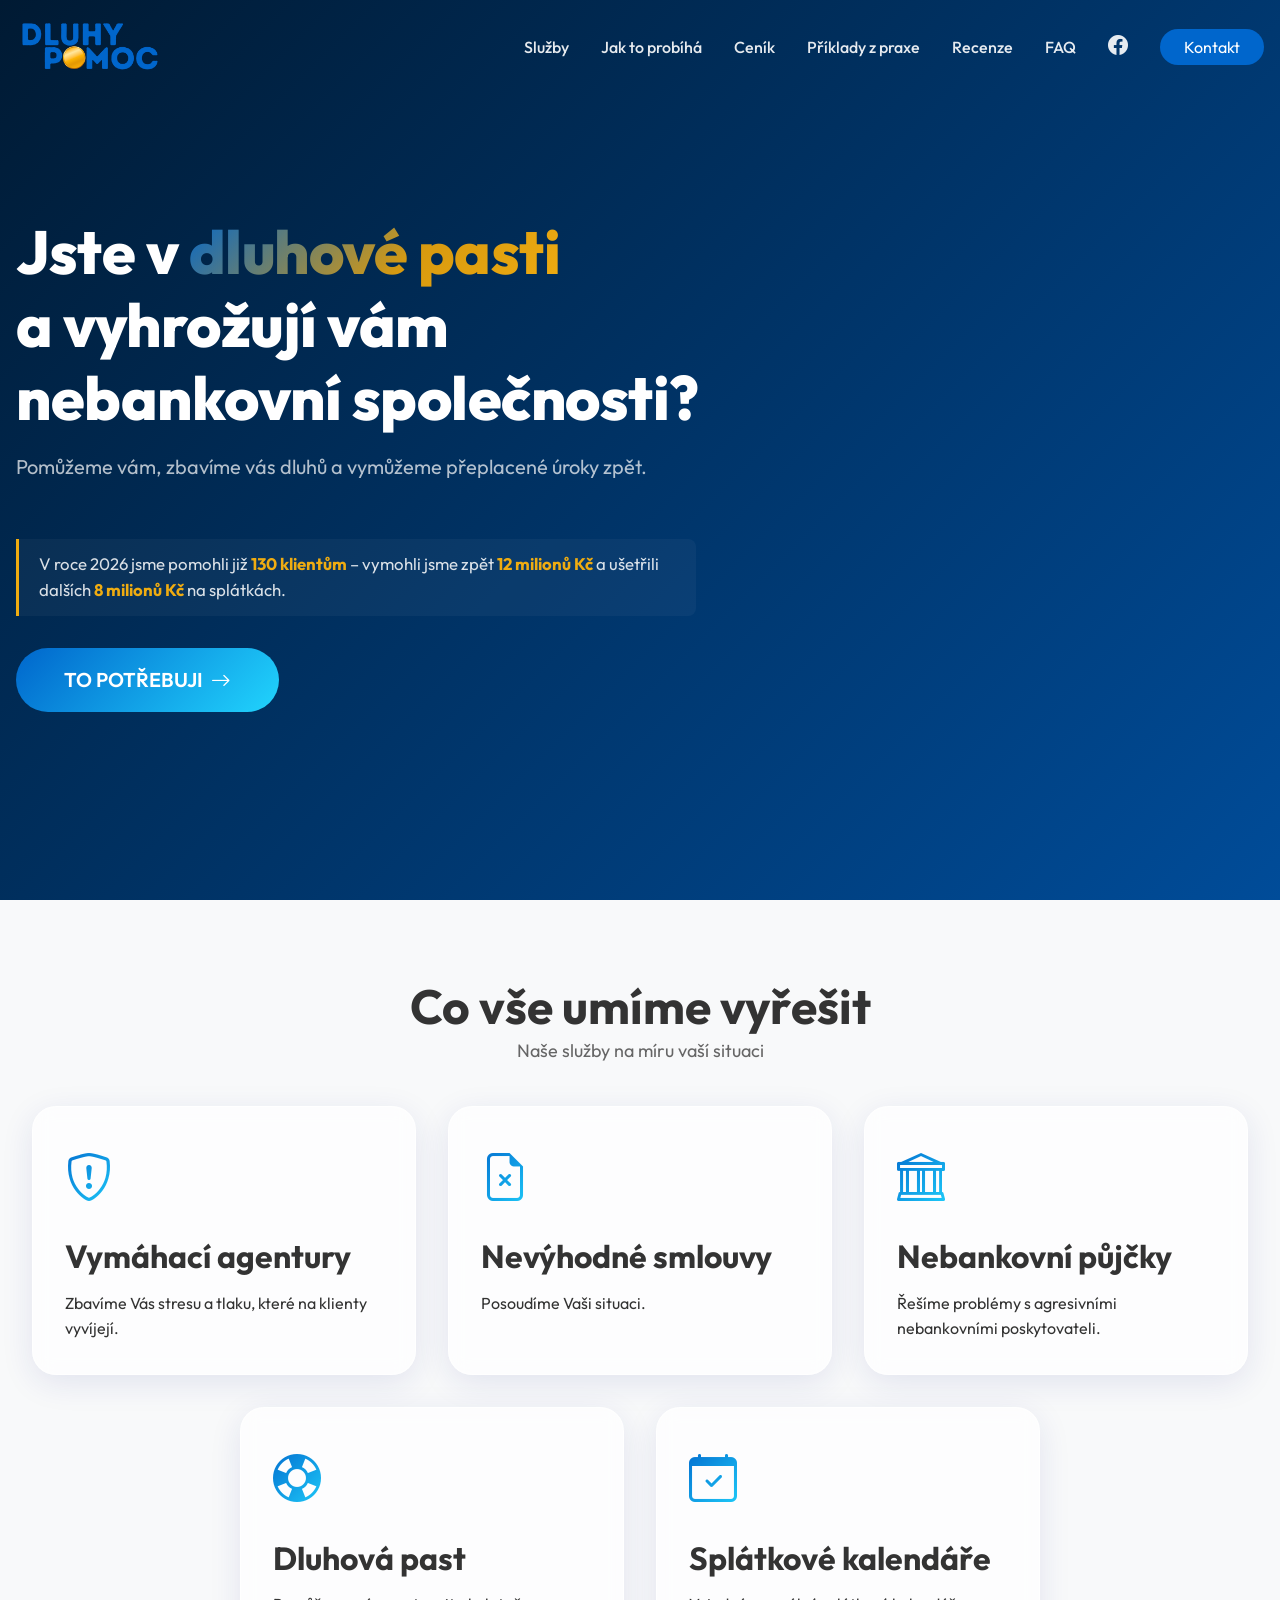
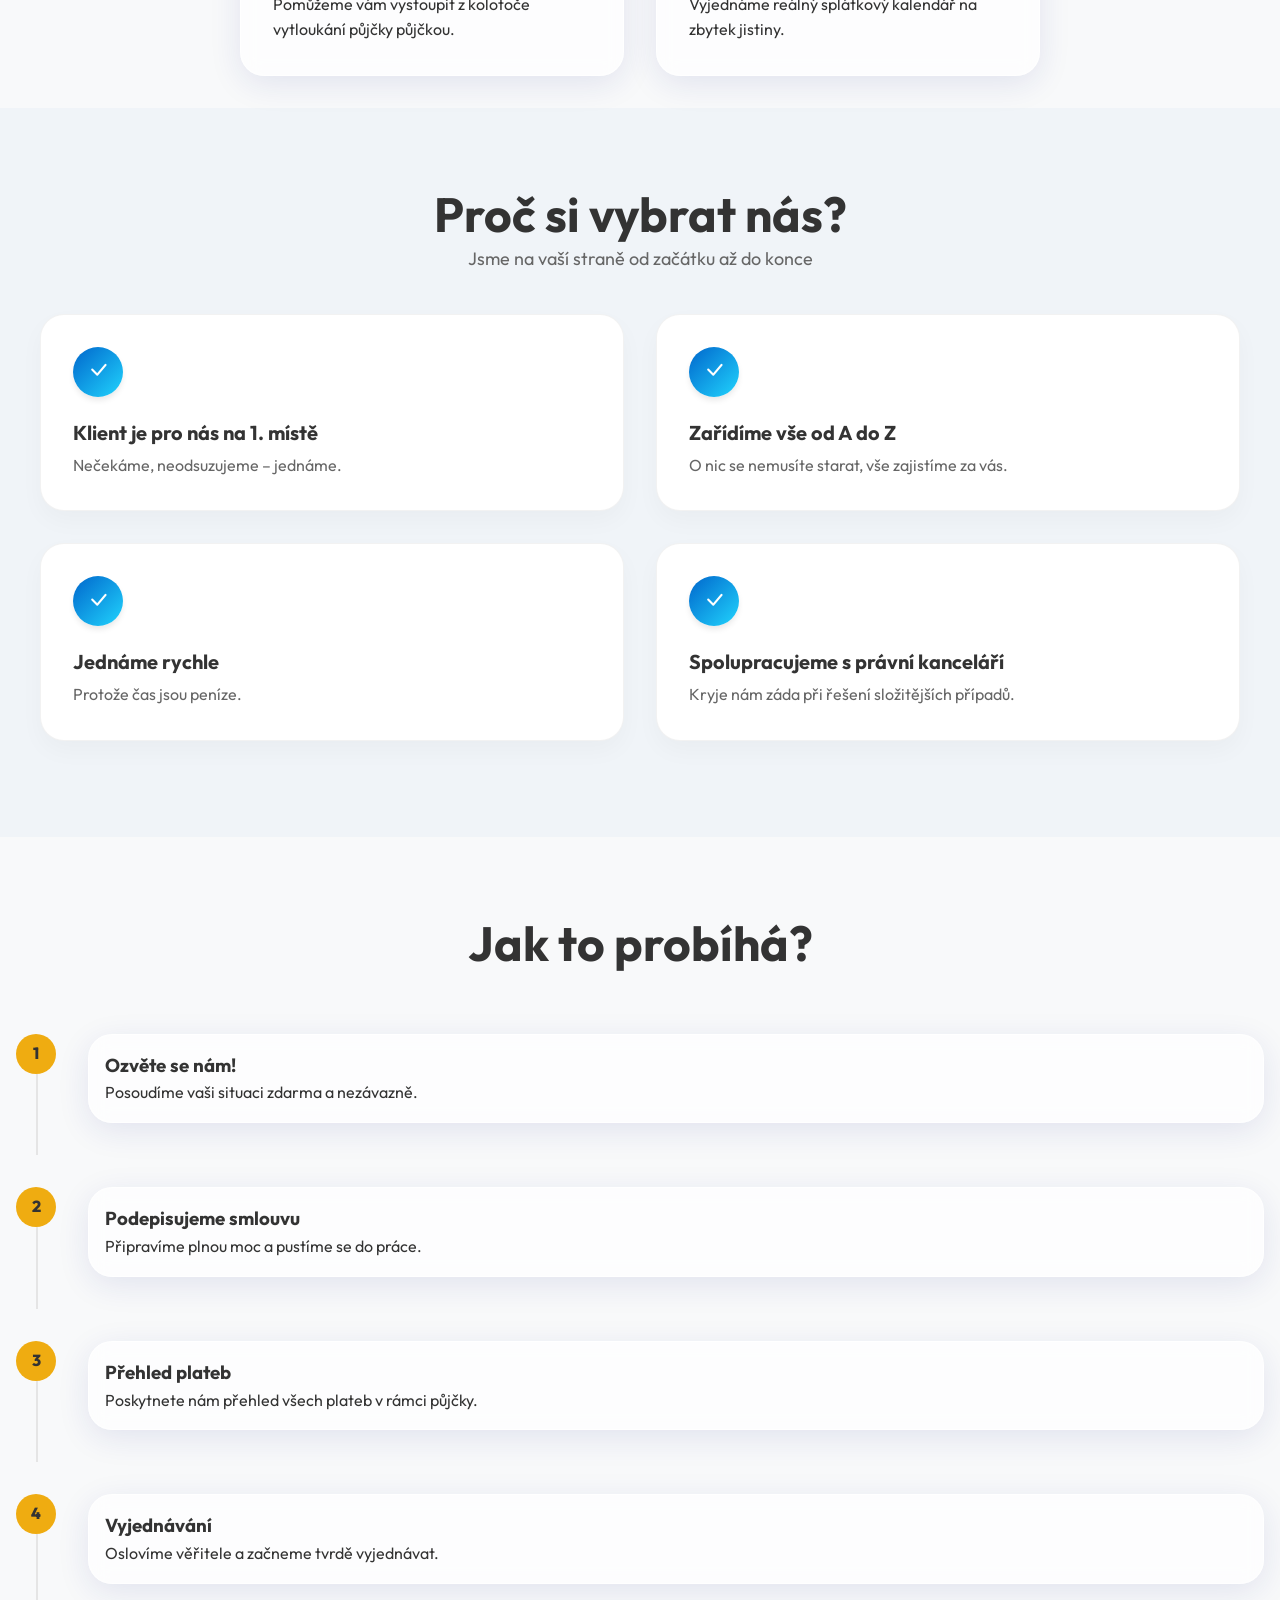
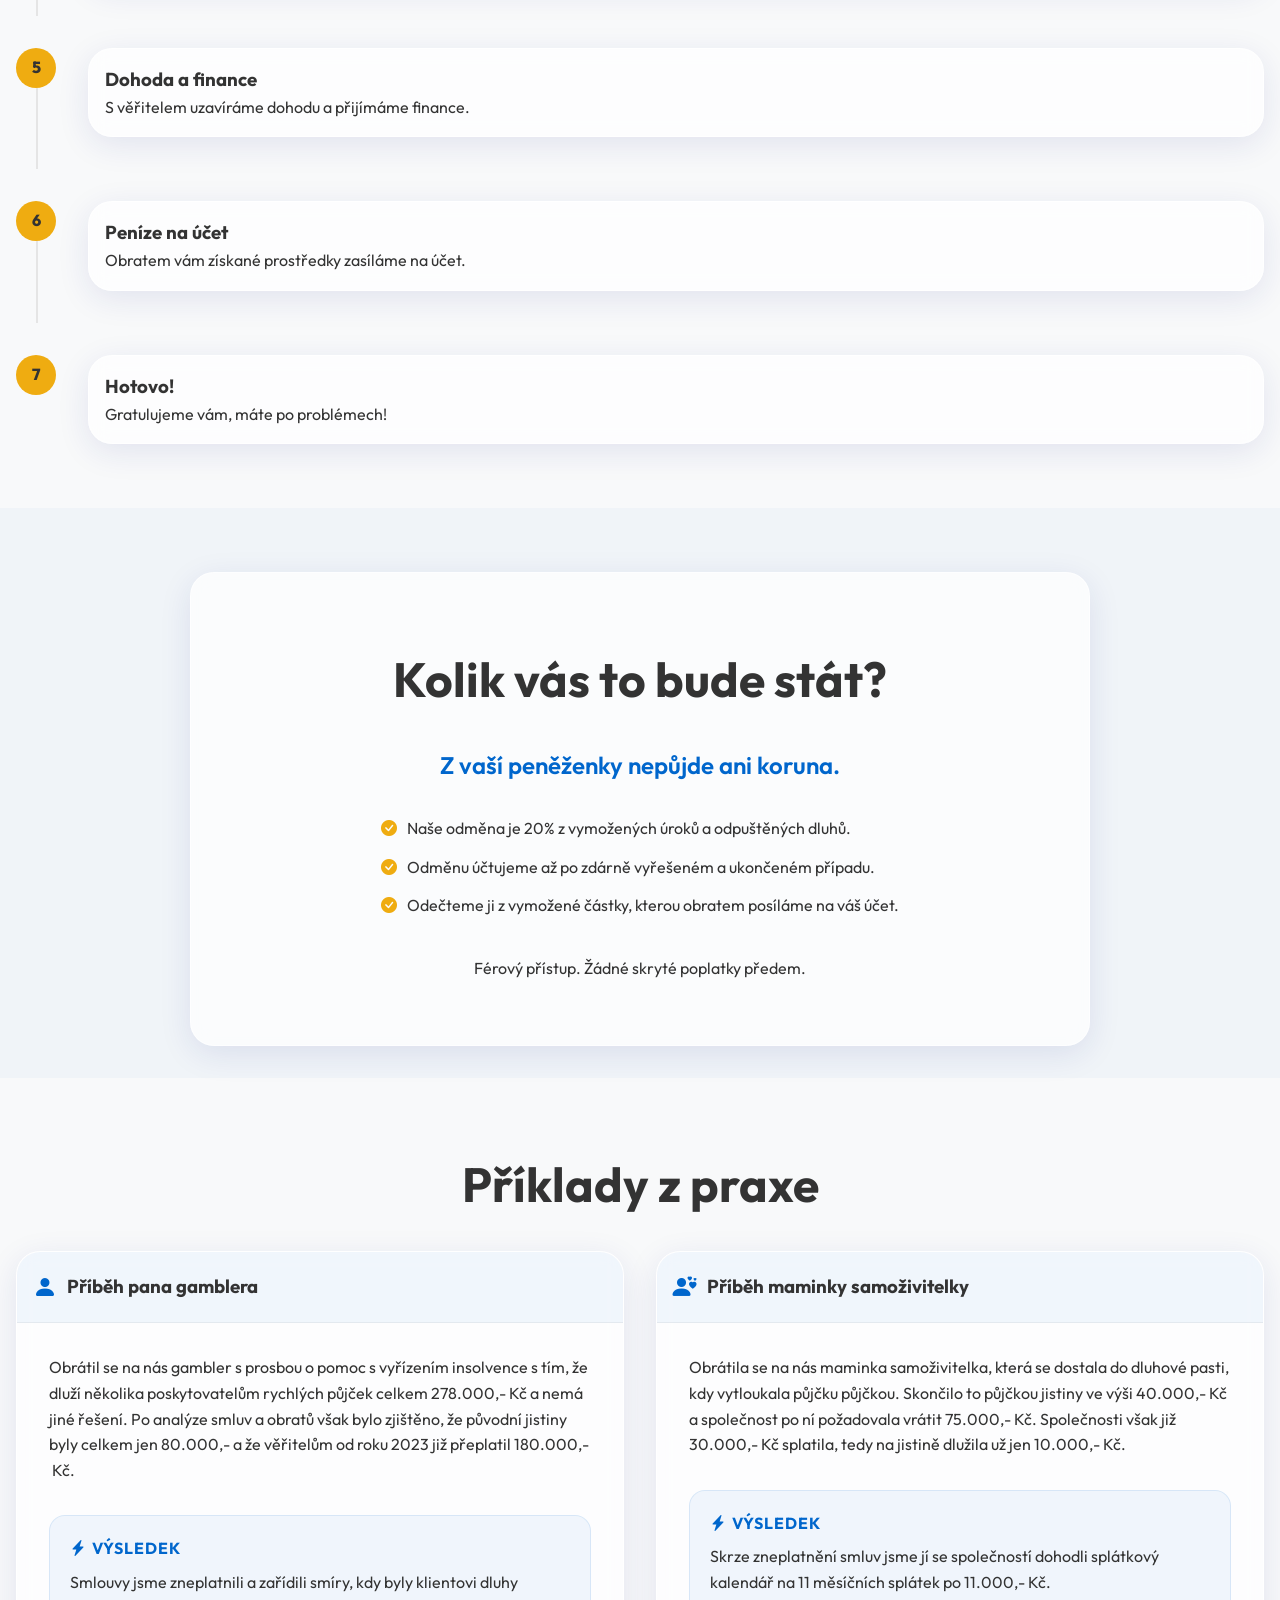
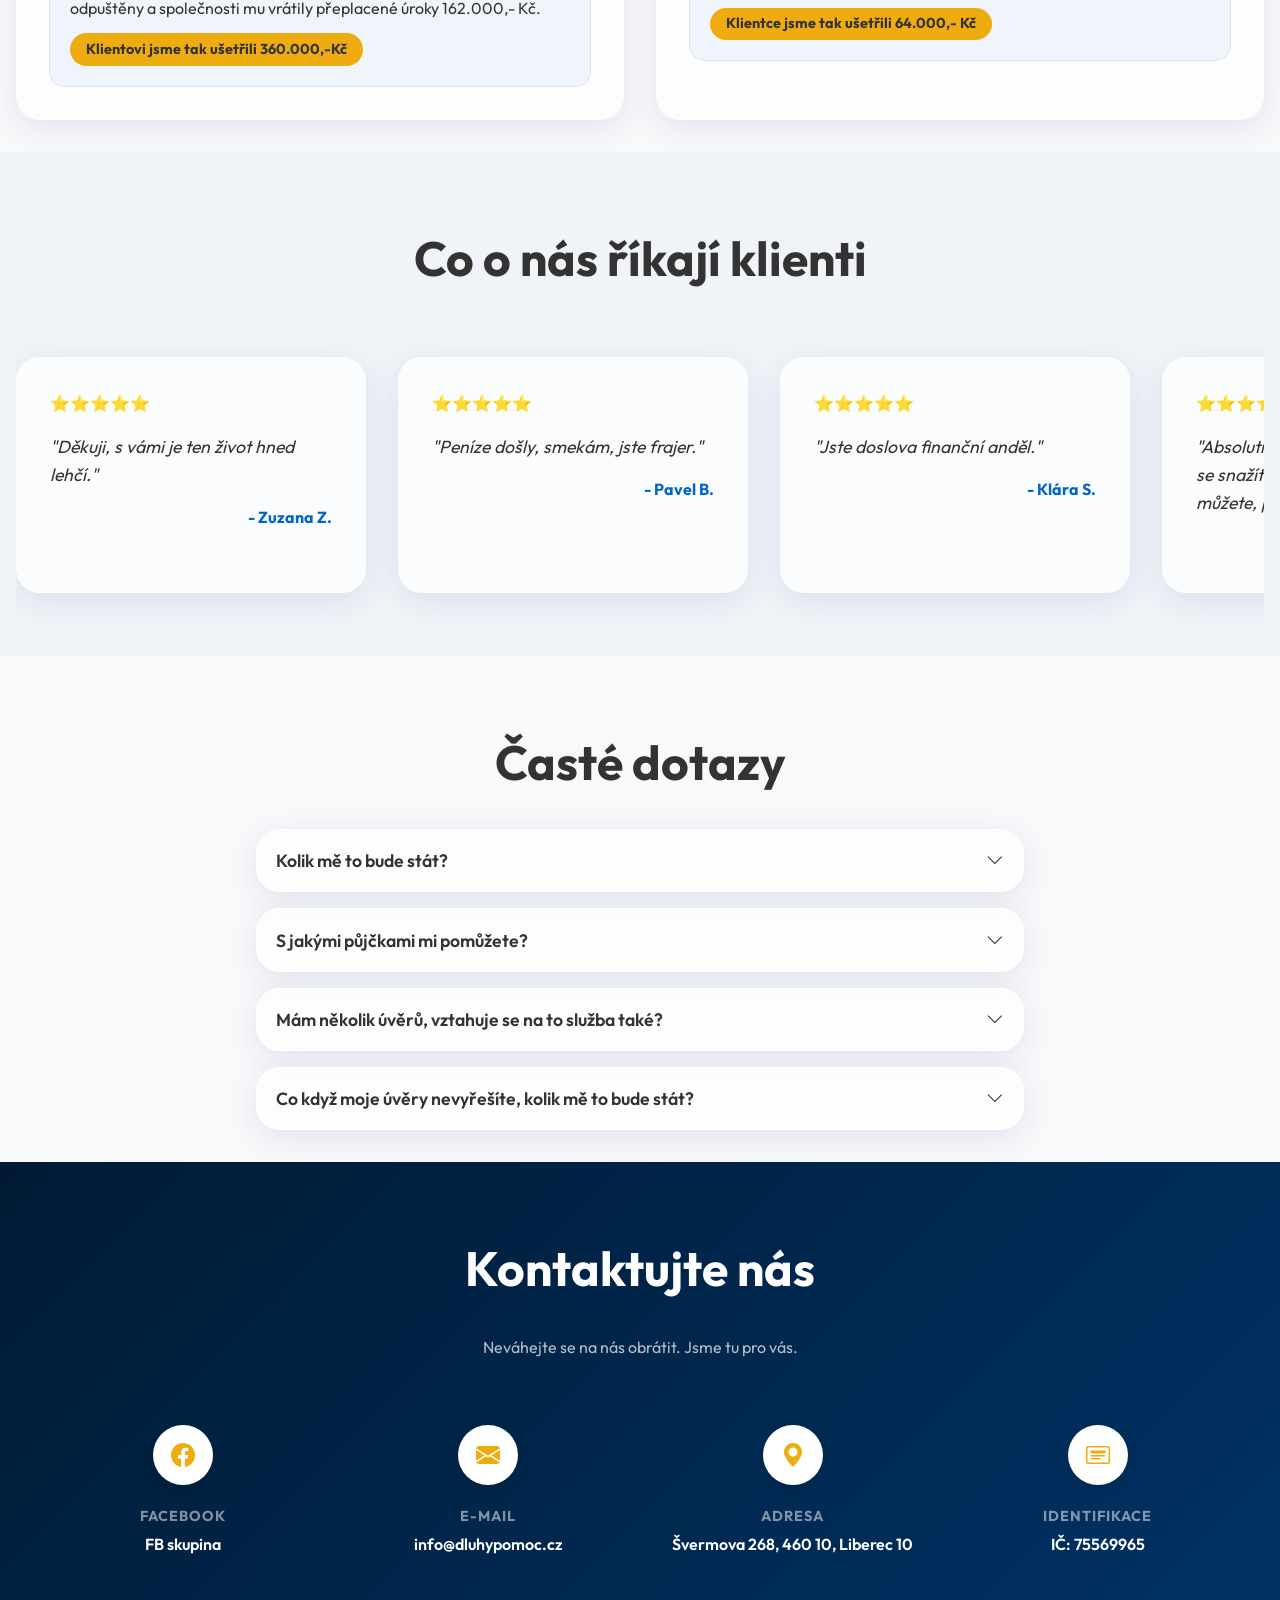
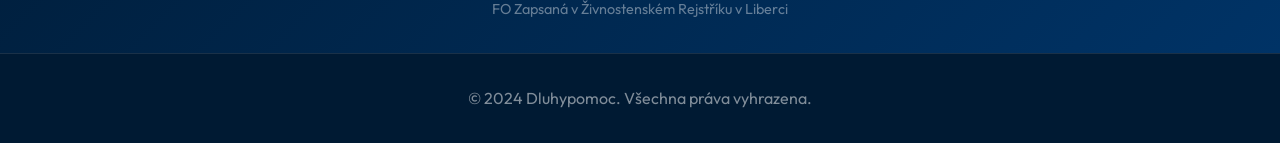
<file: index.html>
<!DOCTYPE html>
<html lang="cs">

<head>
    <meta charset="UTF-8">
    <meta name="viewport" content="width=device-width, initial-scale=1.0">
    <title>Dluhypomoc - Oddlužení, insolvence a pomoc s dluhy</title>
    <meta name="description"
        content="Jste v dluhové pasti? Pomůžeme vám, zbavíme vás dluhů a vymůžeme přeplacené úroky zpět. Profesionální oddlužení a finanční poradenství.">
    <link rel="canonical" href="https://dluhypomoc.cz/">

    <!-- SEO & Open Graph -->
    <meta property="og:type" content="website">
    <meta property="og:url" content="https://dluhypomoc.cz/">
    <meta property="og:title" content="Dluhypomoc.cz - Pomůžeme vám z dluhové pasti">
    <meta property="og:description"
        content="Zbavíme vás dluhů u nebankovních společností a vymůžeme přeplacené úroky zpět. Diskrétní a ověřené řešení.">
    <meta property="og:image" content="https://dluhypomoc.cz/og-preview.png">

    <!-- Fonts -->
    <link rel="preconnect" href="https://fonts.googleapis.com">
    <link rel="preconnect" href="https://fonts.gstatic.com" crossorigin>
    <link href="https://fonts.googleapis.com/css2?family=Outfit:wght@400;500;600;700&display=swap" rel="stylesheet">

    <!-- Icons & Assets -->
    <link rel="stylesheet" href="https://cdn.jsdelivr.net/npm/bootstrap-icons@1.11.1/font/bootstrap-icons.css">
    <link rel="stylesheet" href="style.css?v=3">

    <!-- Favicon & Mobile Icons -->
    <link rel="icon" type="image/png" href="Favicon.png">
    <link rel="apple-touch-icon" href="Favicon.png">
</head>

<body>

    <!-- Header -->
    <header class="header">
        <div class="container header__container">
            <a href="#" class="logo">
                <img src="Logo_new.png" alt="Dluhypomoc Logo" width="150" height="auto">
            </a>
            <nav class="nav">
                <ul class="nav__list">
                    <li><a href="#sluzby" class="nav__link">Služby</a></li>
                    <li><a href="#jak-to-probiha" class="nav__link">Jak to probíhá</a></li>
                    <li><a href="#cenik" class="nav__link">Ceník</a></li>
                    <li><a href="#priklady" class="nav__link">Příklady z praxe</a></li>
                    <li><a href="#recenze" class="nav__link">Recenze</a></li>
                    <li><a href="#faq" class="nav__link">FAQ</a></li>
                    <li><a href="https://www.facebook.com/groups/646985588502008" class="nav__link nav__link--fb" target="_blank" rel="noopener noreferrer" aria-label="Facebook skupina" title="Facebook skupina"><i class="bi bi-facebook"></i></a></li>
                    <li><a href="#kontakt" class="nav__cta">Kontakt</a></li>
                </ul>
            </nav>
            <button class="hamburger" aria-label="Menu">
                <span></span>
                <span></span>
                <span></span>
            </button>
        </div>
    </header>

    <!-- Mobile Menu Overlay -->
    <div class="mobile-menu">
        <nav class="mobile-menu__nav">
            <a href="#sluzby" class="mobile-menu__link">Služby</a>
            <a href="#jak-to-probiha" class="mobile-menu__link">Jak to probíhá</a>
            <a href="#cenik" class="mobile-menu__link">Ceník</a>
            <a href="#priklady" class="mobile-menu__link">Příklady z praxe</a>
            <a href="#recenze" class="mobile-menu__link">Recenze</a>
            <a href="#faq" class="mobile-menu__link">FAQ</a>
            <a href="https://www.facebook.com/groups/646985588502008" class="mobile-menu__link mobile-menu__link--fb" target="_blank" rel="noopener noreferrer" aria-label="Facebook skupina" title="Facebook skupina"><i class="bi bi-facebook"></i></a>
            <a href="#kontakt" class="mobile-menu__link">Kontakt</a>
        </nav>
    </div>

    <main>
        <!-- Hero Section -->
        <section class="hero" id="hero">
            <div class="container hero__container">
                <div class="hero__content">
                    <h1 class="hero__title">
                        Jste v <span class="highlight">dluhové pasti</span> <br>a&nbsp;vyhrožují vám<br>nebankovní společnosti?
                    </h1>
                    <p class="hero__text">
                        Pomůžeme vám, zbavíme vás dluhů a vymůžeme přeplacené úroky zpět.
                    </p>
                    <p class="hero__stats-text">V roce 2026 jsme pomohli již <strong>130 klientům</strong> – vymohli jsme zpět <strong>12 milionů Kč</strong> a ušetřili dalších <strong>8 milionů Kč</strong> na splátkách.</p>
                    <a href="#kontakt" class="btn btn--primary btn--large">TO POTŘEBUJI <i
                            class="bi bi-arrow-right"></i></a>
                </div>

            </div>
        </section>

        <!-- Services Section -->
        <section class="section services" id="sluzby">
            <div class="container">
                <div class="section-header text-center">
                    <h2 class="section-title">Co vše umíme vyřešit</h2>
                    <p class="section-subtitle">Naše služby na míru vaší situaci</p>
                </div>

                <div class="grid grid--3">
                    <div class="card service-card glass">
                        <div class="service-card__icon"><i class="bi bi-shield-exclamation"></i></div>
                        <h3 class="service-card__title">Vymáhací agentury</h3>
                        <p>Zbavíme Vás stresu a tlaku, které na klienty vyvíjejí.</p>
                    </div>
                    <div class="card service-card glass">
                        <div class="service-card__icon"><i class="bi bi-file-earmark-x"></i></div>
                        <h3 class="service-card__title">Nevýhodné smlouvy</h3>
                        <p>Posoudíme Vaši situaci.</p>
                    </div>
                    <div class="card service-card glass">
                        <div class="service-card__icon"><i class="bi bi-bank"></i></div>
                        <h3 class="service-card__title">Nebankovní půjčky</h3>
                        <p>Řešíme problémy s agresivními nebankovními poskytovateli.</p>
                    </div>
                    <div class="card service-card glass">
                        <div class="service-card__icon"><i class="bi bi-life-preserver"></i></div>
                        <h3 class="service-card__title">Dluhová past</h3>
                        <p>Pomůžeme vám vystoupit z kolotoče vytloukání půjčky půjčkou.</p>
                    </div>
                    <div class="card service-card glass">
                        <div class="service-card__icon"><i class="bi bi-calendar-check"></i></div>
                        <h3 class="service-card__title">Splátkové kalendáře</h3>
                        <p>Vyjednáme reálný splátkový kalendář na zbytek jistiny.</p>
                    </div>
                </div>
            </div>
        </section>

        <!-- Features Section -->
        <section class="section features bg-light" id="proc-my">
            <div class="container">
                <div class="section-header text-center">
                    <h2 class="section-title">Proč si vybrat nás?</h2>
                    <p class="section-subtitle">Jsme na vaší straně od začátku až do konce</p>
                </div>

                <div class="features-grid">
                    <div class="feature-item">
                        <div class="feature-number"><i class="bi bi-check-lg"></i></div>
                        <div>
                            <h4>Klient je pro nás na 1. místě</h4>
                            <p>Nečekáme, neodsuzujeme – jednáme.</p>
                        </div>
                    </div>
                    <div class="feature-item">
                        <div class="feature-number"><i class="bi bi-check-lg"></i></div>
                        <div>
                            <h4>Zařídíme vše od A do Z</h4>
                            <p>O nic se nemusíte starat, vše zajistíme za vás.</p>
                        </div>
                    </div>
                    <div class="feature-item">
                        <div class="feature-number"><i class="bi bi-check-lg"></i></div>
                        <div>
                            <h4>Jednáme rychle</h4>
                            <p>Protože čas jsou peníze.</p>
                        </div>
                    </div>
                    <div class="feature-item">
                        <div class="feature-number"><i class="bi bi-check-lg"></i></div>
                        <div>
                            <h4>Spolupracujeme s právní kanceláří</h4>
                            <p>Kryje nám záda při řešení složitějších případů.</p>
                        </div>
                    </div>
                </div>
            </div>
        </section>

        <!-- Process Section -->
        <section class="section process" id="jak-to-probiha">
            <div class="container">
                <div class="section-header text-center">
                    <h2 class="section-title mb-5">Jak to probíhá?</h2>
                </div>

                <div class="process-steps">
                    <!-- Step 1 -->
                    <div class="step">
                        <div class="step__marker">1</div>
                        <div class="step__content glass">
                            <h3>Ozvěte se nám!</h3>
                            <p>Posoudíme vaši situaci zdarma a nezávazně.</p>
                        </div>
                    </div>
                    <!-- Step 2 -->
                    <div class="step">
                        <div class="step__marker">2</div>
                        <div class="step__content glass">
                            <h3>Podepisujeme smlouvu</h3>
                            <p>Připravíme plnou moc a pustíme se do práce.</p>
                        </div>
                    </div>
                    <!-- Step 3 -->
                    <div class="step">
                        <div class="step__marker">3</div>
                        <div class="step__content glass">
                            <h3>Přehled plateb</h3>
                            <p>Poskytnete nám přehled všech plateb v rámci půjčky.</p>
                        </div>
                    </div>
                    <!-- Step 4 -->
                    <div class="step">
                        <div class="step__marker">4</div>
                        <div class="step__content glass">
                            <h3>Vyjednávání</h3>
                            <p>Oslovíme věřitele a začneme tvrdě vyjednávat.</p>
                        </div>
                    </div>
                    <!-- Step 5 -->
                    <div class="step">
                        <div class="step__marker">5</div>
                        <div class="step__content glass">
                            <h3>Dohoda a finance</h3>
                            <p>S věřitelem uzavíráme dohodu a přijímáme finance.</p>
                        </div>
                    </div>
                    <!-- Step 6 -->
                    <div class="step">
                        <div class="step__marker">6</div>
                        <div class="step__content glass">
                            <h3>Peníze na účet</h3>
                            <p>Obratem vám získané prostředky zasíláme na účet.</p>
                        </div>
                    </div>
                    <!-- Step 7 -->
                    <div class="step">
                        <div class="step__marker">7</div>
                        <div class="step__content glass">
                            <h3>Hotovo!</h3>
                            <p>Gratulujeme vám, máte po problémech!</p>
                        </div>
                    </div>
                </div>
            </div>
        </section>

        <!-- Pricing Section -->
        <section class="section pricing bg-light" id="cenik">
            <div class="container">
                <div class="pricing-card glass mx-auto">
                    <h2 class="section-title text-center mb-5">Kolik vás to bude stát?</h2>
                    <div class="pricing-content text-center">
                        <p class="pricing-highlight">Z vaší peněženky nepůjde ani koruna.</p>
                        <ul class="pricing-list">
                            <li><i class="bi bi-check-circle-fill"></i> Naše odměna je 20% z vymožených úroků a
                                odpuštěných dluhů.</li>
                            <li><i class="bi bi-check-circle-fill"></i> Odměnu účtujeme až po zdárně vyřešeném a
                                ukončeném případu.</li>
                            <li><i class="bi bi-check-circle-fill"></i> Odečteme ji z vymožené částky, kterou obratem
                                posíláme na váš účet.</li>
                        </ul>
                        <p class="mt-4 text-muted">Férový přístup. Žádné skryté poplatky předem.</p>
                    </div>
                </div>
            </div>
        </section>

        <!-- Examples Section -->
        <section class="section examples" id="priklady">
            <div class="container">
                <h2 class="section-title text-center mb-5">Příklady z praxe</h2>

                <div class="grid grid--2">
                    <!-- Case Study 1 -->
                    <div class="card case-card glass">
                        <div class="case-card__header">
                            <i class="bi bi-person-fill"></i>
                            <h3>Příběh pana gamblera</h3>
                        </div>
                        <div class="case-card__body">
                            <p>Obrátil se na nás gambler s prosbou o pomoc s vyřízením insolvence s tím, že dluží
                                několika poskytovatelům rychlých půjček celkem 278.000,- Kč a nemá jiné řešení. Po
                                analýze smluv a obratů však bylo zjištěno, že původní jistiny byly celkem jen 80.000,- a
                                že věřitelům od roku 2023 již přeplatil 180.000,-&nbsp;Kč.</p>
                            <div class="case-result success">
                                <h4><i class="bi bi-lightning-charge-fill"></i> Výsledek</h4>
                                <p>Smlouvy jsme zneplatnili a zařídili smíry, kdy byly klientovi dluhy odpuštěny a
                                    společnosti mu vrátily přeplacené úroky 162.000,- Kč.</p>
                                <div class="save-tag">Klientovi jsme tak ušetřili 360.000,-Kč</div>
                            </div>
                        </div>
                    </div>

                    <!-- Case Study 2 -->
                    <div class="card case-card glass">
                        <div class="case-card__header">
                            <i class="bi bi-person-hearts"></i>
                            <h3>Příběh maminky samoživitelky</h3>
                        </div>
                        <div class="case-card__body">
                            <p>Obrátila se na nás maminka samoživitelka, která se dostala do dluhové pasti, kdy
                                vytloukala půjčku půjčkou. Skončilo to půjčkou jistiny ve výši 40.000,- Kč a společnost
                                po ní požadovala vrátit 75.000,- Kč. Společnosti však již 30.000,- Kč splatila, tedy na
                                jistině dlužila už jen 10.000,- Kč.</p>
                            <div class="case-result success">
                                <h4><i class="bi bi-lightning-charge-fill"></i> Výsledek</h4>
                                <p>Skrze zneplatnění smluv jsme jí se společností dohodli splátkový kalendář na 11
                                    měsíčních splátek po 11.000,- Kč.</p>
                                <div class="save-tag">Klientce jsme tak ušetřili 64.000,- Kč</div>
                            </div>
                        </div>
                    </div>
                </div>
            </div>
        </section>

        <!-- Reviews Section -->
        <section class="section reviews bg-light" id="recenze">
            <div class="container">
                <h2 class="section-title text-center mb-5">Co o nás říkají klienti</h2>

                <div class="reviews-slider">
                    <div class="reviews-track">
                        <div class="review-card glass" data-tilt>
                            <div class="stars">⭐⭐⭐⭐⭐</div>
                            <p class="review-text">"Děkuji, s vámi je ten život hned lehčí."</p>
                            <p class="review-author">- Zuzana Z.</p>
                        </div>
                        <div class="review-card glass" data-tilt>
                            <div class="stars">⭐⭐⭐⭐⭐</div>
                            <p class="review-text">"Peníze došly, smekám, jste frajer."</p>
                            <p class="review-author">- Pavel B.</p>
                        </div>
                        <div class="review-card glass" data-tilt>
                            <div class="stars">⭐⭐⭐⭐⭐</div>
                            <p class="review-text">"Jste doslova finanční anděl."</p>
                            <p class="review-author">- Klára S.</p>
                        </div>
                        <div class="review-card glass" data-tilt>
                            <div class="stars">⭐⭐⭐⭐⭐</div>
                            <p class="review-text">"Absolutně vás obdivuji, kolika lidem se snažíte pomoc jak nejvíce
                                můžete, patří vám jedno velké díky."</p>
                            <p class="review-author">- Adriana V.</p>
                        </div>
                    </div>

                    <!-- Slider Navigation (optional, adding dots for JS control) -->
                </div>
            </div>
        </section>

        <!-- FAQ Section -->
        <section class="section faq" id="faq">
            <div class="container md-width">
                <h2 class="section-title text-center mb-5">Časté dotazy</h2>
                <div class="accordion">
                    <div class="accordion-item glass">
                        <button class="accordion-header">
                            Kolik mě to bude stát?
                            <i class="bi bi-chevron-down"></i>
                        </button>
                        <div class="accordion-content">
                            <p>Z vaší kapsy nepůjde ani koruna. Naši provizi si bereme z vymožených částek od
                                úvěrujících společností.</p>
                        </div>
                    </div>
                    <div class="accordion-item glass">
                        <button class="accordion-header">
                            S jakými půjčkami mi pomůžete?
                            <i class="bi bi-chevron-down"></i>
                        </button>
                        <div class="accordion-content">
                            <p>Pomůžeme vám s půjčkami od nebankovních společností.</p>
                        </div>
                    </div>
                    <div class="accordion-item glass">
                        <button class="accordion-header">
                            Mám několik úvěrů, vztahuje se na to služba také?
                            <i class="bi bi-chevron-down"></i>
                        </button>
                        <div class="accordion-content">
                            <p>Ano, každý úvěr posoudíme zvlášť a navrhneme vám řešení.</p>
                        </div>
                    </div>
                    <div class="accordion-item glass">
                        <button class="accordion-header">
                            Co když moje úvěry nevyřešíte, kolik mě to bude stát?
                            <i class="bi bi-chevron-down"></i>
                        </button>
                        <div class="accordion-content">
                            <p>V případě neúspěchu vám žádnou provizi neúčtujeme.</p>
                        </div>
                    </div>
                </div>
            </div>
        </section>

        <!-- Contact Section -->
        <section class="section contact" id="kontakt">
            <div class="container">
                <div class="contact-info text-center">
                    <h2 class="section-title mb-5">Kontaktujte nás</h2>
                    <p class="mb-5">Neváhejte se na nás obrátit. Jsme tu pro vás.</p>

                    <div class="contact-grid">
                        <div class="contact-item">
                            <i class="bi bi-facebook"></i>
                            <div class="contact-item-text">
                                <strong>Facebook</strong>
                                <a href="https://www.facebook.com/groups/646985588502008" target="_blank" rel="noopener noreferrer">FB skupina</a>
                            </div>
                        </div>
                        <div class="contact-item">
                            <i class="bi bi-envelope-fill"></i>
                            <div class="contact-item-text">
                                <strong>E-mail</strong>
                                <a href="mailto:info@dluhypomoc.cz">info@dluhypomoc.cz</a>
                            </div>
                        </div>
                        <div class="contact-item">
                            <i class="bi bi-geo-alt-fill"></i>
                            <div class="contact-item-text">
                                <strong>Adresa</strong>
                                <span class="contact-address">Švermova 268, 460&nbsp;10,&nbsp;Liberec&nbsp;10</span>
                            </div>
                        </div>
                        <div class="contact-item">
                            <i class="bi bi-card-heading"></i>
                            <div class="contact-item-text">
                                <strong>Identifikace</strong>
                                <span>IČ: 75569965</span>
                            </div>
                        </div>
                    </div>
                    <p class="legal-note mt-5">FO Zapsaná v Živnostenském Rejstříku v Liberci</p>
                </div>
            </div>
        </section>
    </main>

    <footer class="footer">
        <div class="container footer__container text-center">
            <p>&copy; 2024 Dluhypomoc. Všechna práva vyhrazena.</p>
        </div>
    </footer>

    <script src="script.js"></script>
</body>

</html>
</file>
<file: style.css>
:root {
    /* Colors */
    --color-primary: #0066cc;
    /* Blue */
    --color-primary-dark: #004c99;
    --color-secondary: #efac11;
    /* Rich Yellow */
    --color-accent: #21d4fd;
    /* Cyan accent for gradients */
    --color-bg: #f8f9fa;
    --color-text: #333333;
    --color-text-light: #666666;
    --color-white: #ffffff;

    /* Decoration Colors */
    --color-blob-1: rgba(33, 212, 253, 0.2);
    --color-blob-2: rgba(0, 102, 204, 0.15);
    /* Replaced purple with light primary blue */

    /* Typography */
    --font-main: 'Outfit', sans-serif;

    /* Clamp sizes for fluid text */
    --fs-h1: clamp(2.5rem, 5vw, 4rem);
    --fs-h2: clamp(2rem, 4vw, 3rem);
    --fs-h3: clamp(1.5rem, 3vw, 2rem);
    --fs-body: 1.125rem;
    /* 18px */
    --fs-small: 0.875rem;

    /* Spacing */
    --spacing-xs: 0.5rem;
    /* 8px */
    --spacing-sm: 1rem;
    /* 16px */
    --spacing-md: 2rem;
    /* 32px */
    --spacing-lg: 4rem;
    /* 64px */
    --spacing-xl: 8rem;
    /* 128px */

    /* Border Radius */
    --radius-sm: 8px;
    --radius-md: 16px;
    --radius-lg: 24px;
    --radius-full: 9999px;

    /* Shadows */
    --shadow-sm: 0 4px 6px -1px rgba(0, 0, 0, 0.1);
    --shadow-md: 0 10px 15px -3px rgba(0, 0, 0, 0.1);
    --shadow-lg: 0 20px 25px -5px rgba(0, 0, 0, 0.1);
    --shadow-glass: 0 8px 32px 0 rgba(31, 38, 135, 0.1);
}

/* Reset & Base */
*,
*::before,
*::after {
    box-sizing: border-box;
    margin: 0;
    padding: 0;
}

html {
    scroll-behavior: smooth;
    font-size: 16px;
}

body {
    font-family: var(--font-main);
    color: var(--color-text);
    background-color: var(--color-bg);
    line-height: 1.6;
    overflow-x: hidden;
}

img {
    max-width: 100%;
    height: auto;
    display: block;
}

a {
    text-decoration: none;
    color: inherit;
    transition: all 0.3s ease;
}

ul {
    list-style: none;
}

/* Utilities */
.container {
    width: 100%;
    max-width: 1280px;
    margin: 0 auto;
    padding: 0 var(--spacing-sm);
}

.md-width {
    max-width: 800px;
}

.grid {
    display: grid;
    gap: var(--spacing-md);
}

.grid--2 {
    grid-template-columns: 1fr;
}

.grid--3 {
    grid-template-columns: 1fr;
}

@media (min-width: 768px) {
    .grid--2 {
        grid-template-columns: 1fr 1fr;
    }

    .grid--3 {
        grid-template-columns: repeat(3, 1fr);
    }
}

.text-center {
    text-align: center;
}

.mx-auto {
    margin-left: auto;
    margin-right: auto;
}

.mt-4 {
    margin-top: 1.5rem !important;
}

.mt-5 {
    margin-top: 2.5rem !important;
}

.mb-4 {
    margin-bottom: 1.5rem !important;
}

.mb-5 {
    margin-bottom: 2.5rem !important;
}

.highlight {
    color: var(--color-primary);
    position: relative;
    z-index: 1;
}

.glass {
    background: rgba(255, 255, 255, 0.7);
    backdrop-filter: blur(10px);
    -webkit-backdrop-filter: blur(10px);
    border: 1px solid rgba(255, 255, 255, 0.6);
    box-shadow: var(--shadow-glass);
    border-radius: var(--radius-lg);
}

/* Buttons */
.btn {
    display: inline-flex;
    align-items: center;
    justify-content: center;
    gap: 0.5rem;
    padding: 0.75rem 2rem;
    font-weight: 600;
    border-radius: var(--radius-full);
    cursor: pointer;
    border: none;
    transition: transform 0.2s ease, box-shadow 0.2s ease;
}

.btn:hover {
    transform: translateY(-2px);
    box-shadow: var(--shadow-md);
}

.btn--primary {
    background: linear-gradient(135deg, var(--color-primary), var(--color-accent));
    color: var(--color-white);
}

.btn--full {
    width: 100%;
}

.btn--large {
    padding: 1rem 3rem;
    font-size: 1.25rem;
}

/* Header */
.header {
    position: fixed;
    top: 0;
    left: 0;
    width: 100%;
    background: transparent;
    padding: var(--spacing-sm) 0;
    box-shadow: none;
    z-index: 1000;
    transition: all 0.3s ease;
}

.header--scrolled {
    background: rgba(240, 244, 248, 0.95);
    /* Matches .bg-light section backgrounds */
    backdrop-filter: blur(10px);
    -webkit-backdrop-filter: blur(10px);
    padding: 0.5rem 0;
    box-shadow: none;
}

.header--scrolled .nav__link {
    color: var(--color-text);
}

.header--scrolled .nav__link:hover {
    color: var(--color-primary);
}

.header--scrolled .hamburger span {
    background: var(--color-text);
}

.header__container {
    display: flex;
    justify-content: space-between;
    align-items: center;
}

.nav__list {
    display: none;
    /* Mobile first hidden */
    align-items: center;
    gap: var(--spacing-md);
}

.nav__link {
    font-weight: 500;
    color: rgba(255, 255, 255, 0.9);
}

.nav__link:hover {
    color: var(--color-white);
}

.nav__link--fb {
    font-size: 1.25rem;
    display: inline-flex;
    align-items: center;
    justify-content: center;
    line-height: 1;
    transition: transform 0.2s ease, color 0.3s ease;
}

.nav__link--fb:hover {
    transform: scale(1.15);
}

.nav__cta {
    background: var(--color-primary);
    color: white;
    padding: 0.5rem 1.5rem;
    border-radius: var(--radius-full);
}

.hamburger {
    display: flex;
    flex-direction: column;
    gap: 6px;
    background: rgba(255, 255, 255, 0.2);
    border: 1px solid rgba(255, 255, 255, 0.3);
    border-radius: var(--radius-sm);
    cursor: pointer;
    padding: 10px;
    backdrop-filter: blur(5px);
}

.hamburger span {
    display: block;
    width: 30px;
    height: 3px;
    background: var(--color-white);
    border-radius: 3px;
    transition: 0.3s;
}

@media (min-width: 992px) {
    .nav__list {
        display: flex;
    }

    .hamburger {
        display: none;
    }
}

/* Mobile Menu */
.mobile-menu {
    position: fixed;
    top: 0;
    left: 0;
    width: 100%;
    height: 100vh;
    background: var(--color-white);
    z-index: 999;
    display: flex;
    align-items: center;
    justify-content: center;
    transform: translateX(100%);
    transition: transform 0.3s ease-in-out;
}

.mobile-menu.active {
    transform: translateX(0);
}

.mobile-menu__nav {
    display: flex;
    flex-direction: column;
    align-items: center;
    gap: var(--spacing-md);
    font-size: 1.5rem;
}

.mobile-menu__link--fb {
    font-size: 2rem;
    color: #1877f2;
}

/* Hero Section */
.hero {
    position: relative;
    overflow: hidden;
    background: linear-gradient(135deg, #001a33, var(--color-primary-dark));
    color: var(--color-white);
    min-height: 100vh;
    display: flex;
    flex-direction: column;
    justify-content: center;
    padding-top: 80px;
    padding-bottom: var(--spacing-md);
}

@media (min-width: 1024px) {
    .hero {
        padding-top: 100px;
    }
}

/* Remove image overlay */
.hero::before {
    display: none;
}

.hero__container {
    display: flex;
    flex-direction: column;
    align-items: flex-start;
    margin: 0 auto;
    text-align: left;
}

.hero__content {
    display: flex;
    flex-direction: column;
    align-items: flex-start;
    text-align: left;
    margin-top: -2.5rem;
}

.hero__title {
    font-size: clamp(2.2rem, 5vw, 3.8rem);
    line-height: 1.2;
    margin-bottom: var(--spacing-sm);
    color: var(--color-white);
    font-weight: 800;
    letter-spacing: -0.5px;
    text-shadow: none;
}

.hero__title .highlight {
    background: linear-gradient(135deg, #0066cc 0%, #d89a0f 60%, #efac11 100%);
    -webkit-background-clip: text;
    background-clip: text;
    -webkit-text-fill-color: transparent;
}

.hero__text {
    font-size: 1.25rem;
    margin-bottom: 3rem;
    color: rgba(255, 255, 255, 0.7);
    max-width: 900px;
    white-space: nowrap;
    text-shadow: none;
}

@media (max-width: 768px) {
    .hero__text {
        white-space: normal;
        font-size: 1.1rem;
        margin-bottom: 2.5rem;
    }

    .hero__content {
        margin-top: 0;
    }
}

/* Hero Stats Text */
.hero__stats-text {
    margin-top: 0.5rem;
    margin-bottom: var(--spacing-md);
    font-size: 1.05rem;
    color: rgba(255, 255, 255, 0.85);
    max-width: 680px;
    line-height: 1.6;
    border-left: 3px solid var(--color-secondary);
    padding: 0.75rem 1.25rem;
    background: rgba(255, 255, 255, 0.04);
    border-radius: 0 var(--radius-sm) var(--radius-sm) 0;
}

.hero__stats-text strong {
    color: var(--color-secondary);
    font-weight: 700;
}

.hero__trust {
    display: flex;
    gap: var(--spacing-md);
    margin-top: var(--spacing-lg);
    font-size: 0.9rem;
    color: rgba(255, 255, 255, 0.6);
    justify-content: flex-start;
}

.hero__trust-item {
    background: rgba(255, 255, 255, 0.05);
    border: 1px solid rgba(255, 255, 255, 0.1);
    padding: 0.5rem 1.25rem;
    border-radius: var(--radius-full);
    display: flex;
    align-items: center;
    gap: 0.75rem;
}

.hero__trust-item i {
    color: var(--color-secondary);
}

/* Hero Visual removed */

.text-sm {
    font-size: 0.8rem;
    color: rgba(255, 255, 255, 0.6);
}

@keyframes rotate {
    from {
        transform: translate(-50%, -50%) rotate(0deg);
    }

    to {
        transform: translate(-50%, -50%) rotate(360deg);
    }
}

/* General Sections */
.section {
    padding: var(--spacing-lg) 0 var(--spacing-md);
    /* Larger top padding, regular bottom */
}

@media (max-width: 768px) {
    .section {
        padding: 3rem 0 1.5rem;
    }
}

.section-title {
    font-size: var(--fs-h2);
    margin-top: 1rem;
    margin-bottom: 0.25rem;
    /* Tight line below the header */
    line-height: 1.1;
}

.section-subtitle {
    color: var(--color-text-light);
    font-size: var(--fs-body);
    margin-bottom: 2.5rem;
    margin-top: 0;
}

/* Services */
.services .grid--3 {
    display: flex;
    flex-wrap: wrap;
    justify-content: center;
    gap: var(--spacing-md);
}

.services .grid--3 .service-card {
    flex: 0 1 calc(33.333% - var(--spacing-md));
    min-width: 260px;
}

@media (max-width: 768px) {
    .services .grid--3 .service-card {
        flex: 1 1 100%;
    }
}

.service-card {
    padding: var(--spacing-md);
    transition: 0.3s;
}

.service-card:hover {
    transform: translateY(-10px);
    border-color: var(--color-primary);
}

.service-card__icon {
    font-size: 3rem;
    margin-bottom: var(--spacing-sm);
}

.service-card__icon i {
    background: linear-gradient(135deg, var(--color-primary), var(--color-accent));
    -webkit-background-clip: text;
    -webkit-text-fill-color: transparent;
    background-clip: text;
    display: inline-block;
}

.service-card__title {
    font-size: var(--fs-h3);
    margin-bottom: var(--spacing-xs);
}

.bg-light {
    background-color: #f0f4f8;
    /* Very light blue-grey */
}

.features-grid {
    display: grid;
    grid-template-columns: 1fr;
    gap: var(--spacing-md);
    max-width: 1200px;
    margin: 0 auto;
    padding-bottom: var(--spacing-lg);
}

@media (min-width: 768px) {
    .features-grid {
        grid-template-columns: repeat(2, 1fr);
    }
}

.feature-item {
    display: flex;
    flex-direction: column;
    gap: 1.25rem;
    align-items: flex-start;
    padding: var(--spacing-md);
    background: white;
    border: 1px solid rgba(0, 0, 0, 0.05);
    border-radius: var(--radius-lg);
    box-shadow: 0 10px 25px rgba(0, 0, 0, 0.03);
    transition: transform 0.3s ease, box-shadow 0.3s ease;
}

.feature-item:hover {
    transform: translateY(-5px);
    box-shadow: 0 15px 35px rgba(0, 0, 0, 0.08);
    border-color: var(--color-primary);
}

/* Remove sticky positioning and individual top offsets */
.feature-item:nth-child(n) {
    position: static;
    top: auto;
    z-index: auto;
}

.feature-number {
    background: linear-gradient(135deg, var(--color-primary), var(--color-accent));
    color: white;
    font-weight: 800;
    width: 50px;
    height: 50px;
    border-radius: 50%;
    display: flex;
    align-items: center;
    justify-content: center;
    flex-shrink: 0;
    font-size: 1.4rem;
    box-shadow: var(--shadow-sm);
}

.feature-item h4 {
    font-size: 1.25rem;
    margin-bottom: 0.25rem;
    color: var(--color-text);
}

.feature-item p {
    color: var(--color-text-light);
    margin: 0;
}

/* Process */
.process-steps {
    display: flex;
    flex-direction: column;
    gap: var(--spacing-md);
    margin-top: var(--spacing-lg);
}

.step {
    display: flex;
    gap: var(--spacing-md);
    position: relative;
    padding-bottom: var(--spacing-md);
}

.step::before {
    content: '';
    position: absolute;
    left: 20px;
    top: 40px;
    bottom: 0;
    width: 2px;
    background: #e5e5e5;
    z-index: 1;
}

.step:last-child::before {
    display: none;
}

.step__marker {
    width: 40px;
    height: 40px;
    background: #efac11;
    color: #333;
    border-radius: 50%;
    display: flex;
    align-items: center;
    justify-content: center;
    font-weight: 800;
    z-index: 2;
    flex-shrink: 0;
}

.step__content {
    flex: 1;
    padding: var(--spacing-sm);
}

/* Pricing */
.pricing-card {
    padding: var(--spacing-md);
    max-width: 900px;
}

@media (min-width: 768px) {
    .pricing-card {
        padding: var(--spacing-lg);
    }
}

.pricing-highlight {
    font-size: 1.5rem;
    font-weight: 600;
    color: var(--color-primary);
    margin-bottom: var(--spacing-md);
}

.pricing-list {
    text-align: left;
    display: inline-block;
}

.pricing-list li {
    margin-bottom: 0.8rem;
    display: flex;
    align-items: center;
    gap: 10px;
}

.pricing-list i {
    color: #efac11;
}

/* Examples / Case Studies */
.case-card {
    overflow: hidden;
}

.case-card__header {
    background: rgba(0, 102, 204, 0.05);
    padding: var(--spacing-sm);
    display: flex;
    align-items: center;
    gap: 10px;
    border-bottom: 1px solid rgba(0, 0, 0, 0.05);
}

.case-card__header i {
    font-size: 1.5rem;
    color: var(--color-primary);
}

.case-card__body {
    padding: var(--spacing-md);
}

.case-result {
    background: rgba(0, 102, 204, 0.05);
    /* Light blue bg */
    padding: 1.25rem;
    border-radius: var(--radius-md);
    margin-top: var(--spacing-md);
    border: 1px solid rgba(0, 102, 204, 0.1);
}

.case-result h4 {
    color: var(--color-primary);
    display: flex;
    align-items: center;
    gap: 5px;
    margin-bottom: 0.5rem;
    font-size: 1rem;
    text-transform: uppercase;
    letter-spacing: 1px;
}

.save-tag {
    display: inline-block;
    background: var(--color-secondary);
    color: var(--color-text);
    padding: 0.3rem 1rem;
    border-radius: var(--radius-full);
    font-size: 0.9rem;
    font-weight: 700;
    margin-top: 0.75rem;
}

/* Reviews Slider */
.reviews-slider {
    position: relative;
    overflow: hidden;
    padding: var(--spacing-md) 0;
}

.reviews-track {
    display: flex;
    gap: var(--spacing-md);
    width: max-content;
    animation: marquee 40s linear infinite;
}

.reviews-track:active {
    cursor: grabbing;
}

.reviews-slider:hover .reviews-track {
    animation-play-state: paused;
}

@keyframes marquee {
    0% {
        transform: translateX(0);
    }

    100% {
        transform: translateX(calc(-50% - (var(--spacing-md) / 2)));
    }
}

.review-card {
    flex: 0 0 350px;
    /* Fixed width for consistent marquee speed */
    padding: var(--spacing-md);
    transition: transform 0.4s ease, border-color 0.3s ease;
    border: 2px solid transparent;
    perspective: 1000px;
    /* For 3D Tilt */
}

.review-card:hover {
    border-color: var(--color-primary);
}

.review-text {
    font-style: italic;
    font-size: 1.1rem;
    margin: 1rem 0;
    line-height: 1.6;
}

.review-author {
    font-weight: 700;
    color: var(--color-primary);
    text-align: right;
    margin-top: auto;
}

.slider-dots {
    display: flex;
    justify-content: center;
    gap: 10px;
    margin-top: var(--spacing-lg);
}

.dot {
    width: 12px;
    height: 12px;
    border-radius: 50%;
    background: #ccc;
    cursor: pointer;
    transition: all 0.3s ease;
}

.dot.active {
    background: var(--color-primary);
    transform: scale(1.3);
}

/* 3D Tilt Base */
.review-card[data-tilt] {
    transform-style: preserve-3d;
    transform: perspective(1000px) rotateX(0deg) rotateY(0deg);
}

/* FAQ */
.accordion {
    display: flex;
    flex-direction: column;
    gap: var(--spacing-sm);
}

.accordion-item {
    overflow: hidden;
}

.accordion-header {
    width: 100%;
    padding: 1.2rem;
    display: flex;
    justify-content: space-between;
    align-items: center;
    background: none;
    border: none;
    cursor: pointer;
    font-weight: 600;
    font-size: 1.1rem;
    text-align: left;
    font-family: inherit;
    color: var(--color-text);
}

.accordion-content {
    padding: 0 1.2rem;
    max-height: 0;
    overflow: hidden;
    transition: max-height 0.3s ease, padding 0.3s ease;
}

.accordion-item.active .accordion-content {
    padding-bottom: 1.2rem;
    max-height: 200px;
    /* Rough estimate */
}

.accordion-item.active .accordion-header i {
    transform: rotate(180deg);
}

/* Contact */
.contact {
    background: linear-gradient(135deg, #001a33 0%, #003366 100%);
    color: var(--color-white);
}

.contact .section-title {
    color: var(--color-white);
}

.contact-info {
    max-width: 1200px;
    margin: 0 auto;
}

.contact-grid {
    display: grid;
    grid-template-columns: 1fr;
    gap: var(--spacing-md);
    margin-top: var(--spacing-lg);
}

@media (min-width: 576px) {
    .contact-grid {
        grid-template-columns: repeat(2, 1fr);
    }
}

@media (min-width: 992px) {
    .contact-grid {
        grid-template-columns: repeat(4, 1fr);
        gap: 1.25rem;
    }
}

.contact-item {
    display: flex;
    flex-direction: column;
    align-items: center;
    text-align: center;
    gap: 1.25rem;
}

.contact-item i {
    background: white;
    width: 60px;
    height: 60px;
    border-radius: 50%;
    display: flex;
    align-items: center;
    justify-content: center;
    color: #efac11;
    /* User requested yellow */
    font-size: 1.5rem;
    box-shadow: var(--shadow-md);
    transition: transform 0.3s ease;
}

.contact-item:hover i {
    transform: scale(1.1);
}

.contact-item-text {
    display: flex;
    flex-direction: column;
    gap: 0.25rem;
}

.contact-info p {
    color: rgba(255, 255, 255, 0.7);
}

.contact-item-text strong {
    font-size: 0.9rem;
    text-transform: uppercase;
    letter-spacing: 1px;
    color: rgba(255, 255, 255, 0.5);
}

.contact-item a,
.contact-item span {
    color: var(--color-white);
    font-weight: 600;
}

.contact-address {
    white-space: nowrap;
}

.contact-item a:hover {
    color: #efac11;
}

.contact-info .legal-note {
    font-size: 0.9rem;
    color: rgba(255, 255, 255, 0.4);
}

/* Footer */
.footer {
    padding: var(--spacing-md) 0;
    background: #001a33;
    color: rgba(255, 255, 255, 0.5);
    border-top: 1px solid rgba(255, 255, 255, 0.1);
}

/* Responsive Adjustments */
@media (max-width: 576px) {
    .hero__float-card {
        padding: 0.5rem;
        gap: 0.5rem;
    }

    .hero__float-card span {
        font-size: 0.7rem;
    }

    .hero__float-card i {
        font-size: 1rem;
    }
}
</file>
